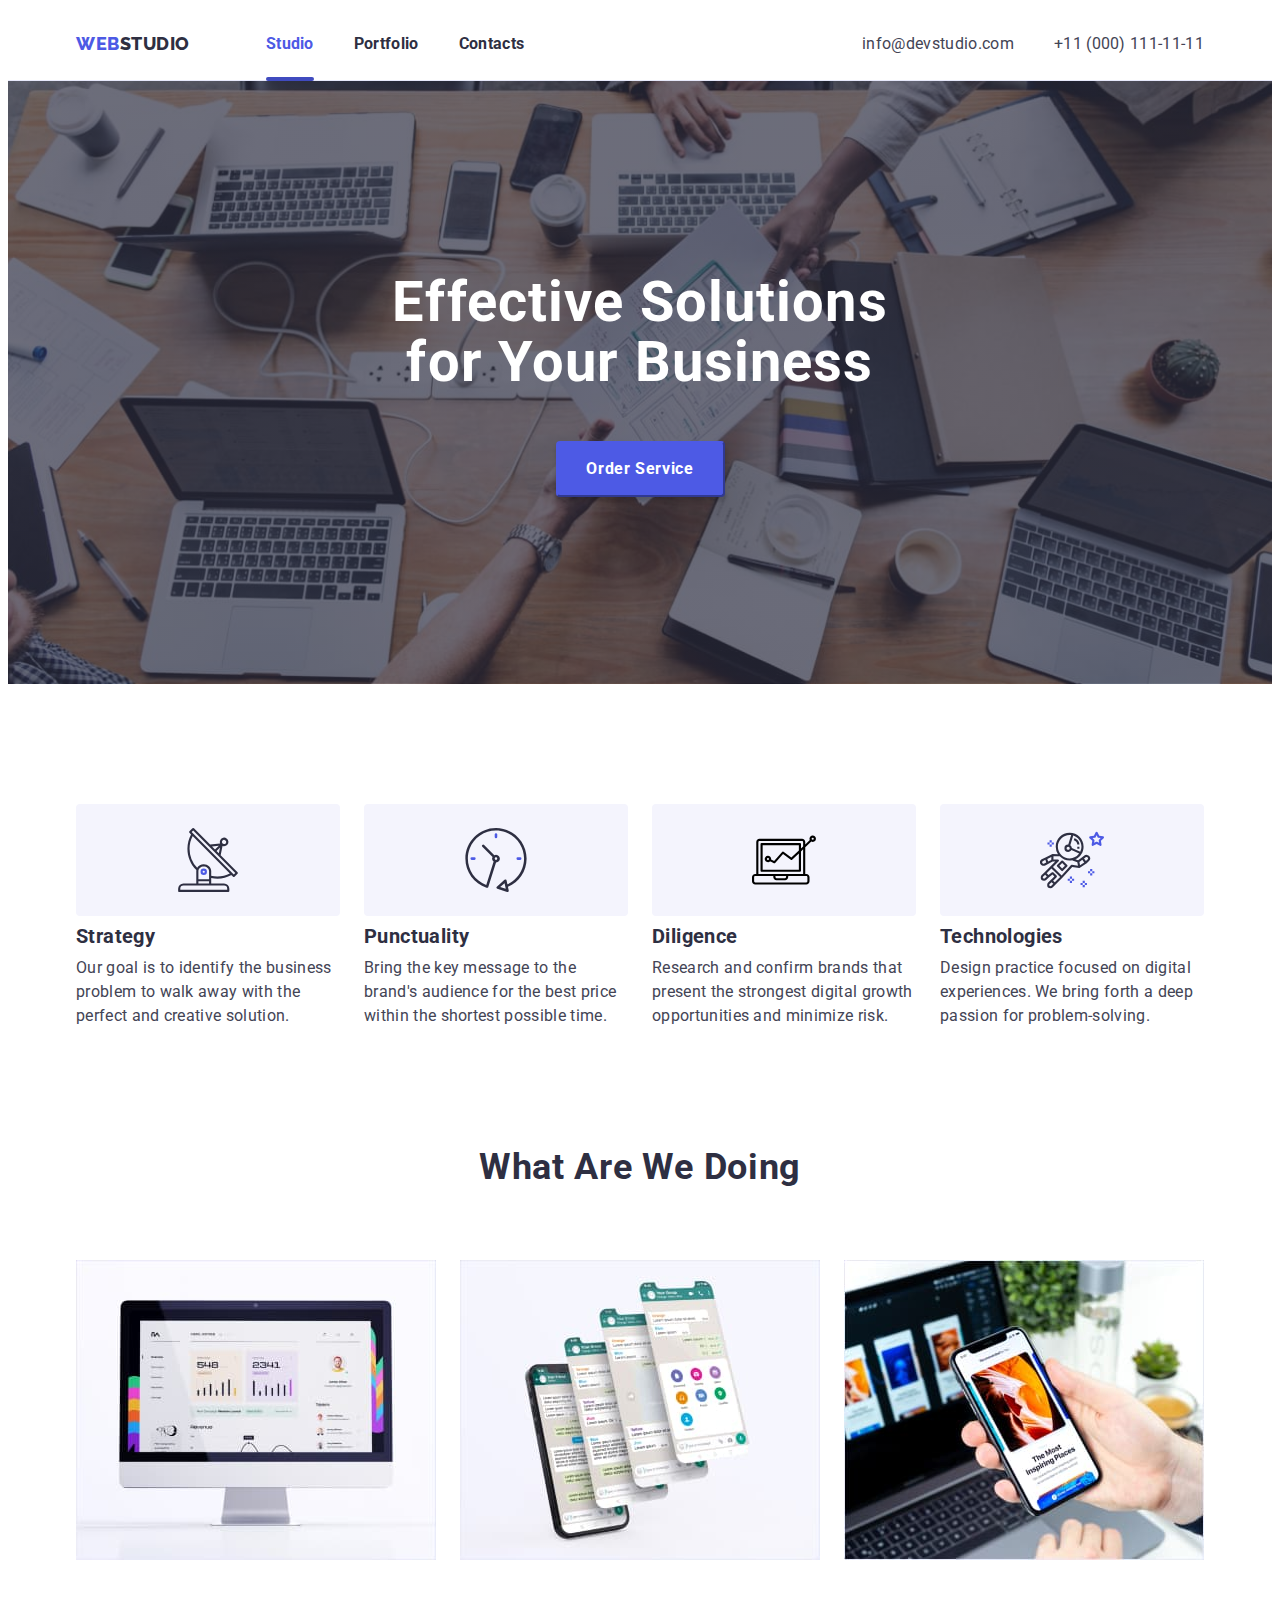
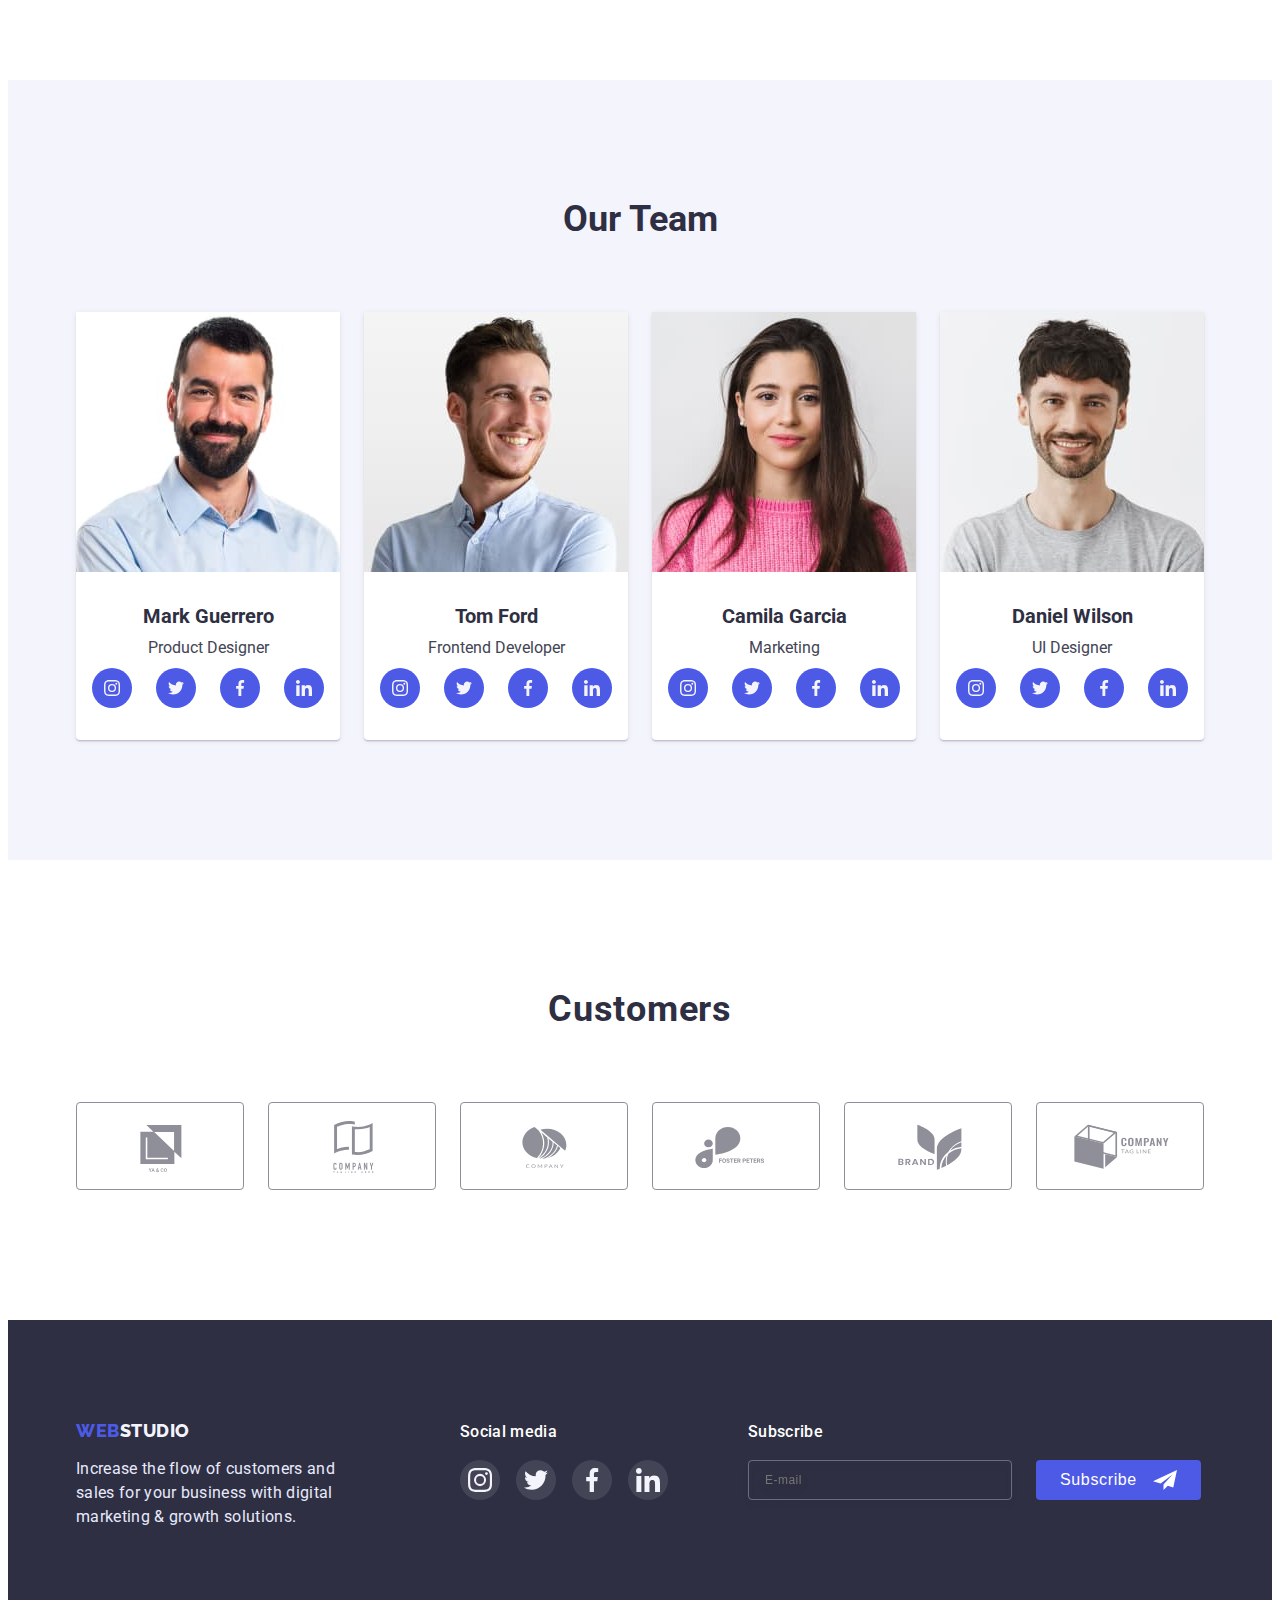
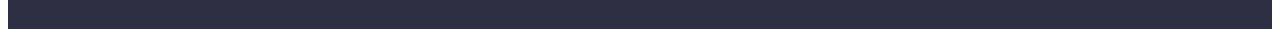
<file: index.html>
<!DOCTYPE html>
<html lang="en">
  <head>
    <meta charset="UTF-8" />
    <meta http-equiv="X-UA-Compatible" content="IE=edge" />
    <meta name="viewport" content="width=device-width, initial-scale=1.0" />
    <title>Document</title>
    <link
      rel="stylesheet"
      href="https://cdnjs.cloudflare.com/ajax/libs/modern-normalize/1.1.0/modern-normalize.min.css"
      integrity="sha512-wpPYUAdjBVSE4KJnH1VR1HeZfpl1ub8YT/NKx4PuQ5NmX2tKuGu6U/JRp5y+Y8XG2tV+wKQpNHVUX03MfMFn9Q=="
      crossorigin="anonymous"
      referrerpolicy="no-referrer"
    />
    <link rel="stylesheet" href="./css/style.css" />
    <link rel="preconnect" href="https://fonts.googleapis.com" />
    <link rel="preconnect" href="https://fonts.gstatic.com" crossorigin />
    <link
      href="https://fonts.googleapis.com/css2?family=Montserrat:wght@400;700&family=Raleway:wght@800&family=Roboto:wght@400;500;700;900&display=swap"
      rel="stylesheet"
    />
  </head>

  <!-- ----------------Body-------------- -->

  <body>
    <header class="header">
      <div class="container header-container">
        <nav class="header-navigation">
          <a href="/" class="logo logo-color link">
            <span class="logo-accent">Web</span>Studio</a
          >
          <ul class="site-nav list">
            <li class="item">
              <a href="./index.html" class="link current">Studio</a>
            </li>
            <li class="item">
              <a href="./portfolio.html" class="link">Portfolio</a>
            </li>
            <li class="item"><a href="" class="link">Contacts</a></li>
          </ul>
        </nav>

        <!--Contakts-->

        <ul class="list contacts">
          <li>
            <a class="link link-text" href="mailto:info@devstudio.com"
              >info@devstudio.com</a
            >
          </li>
          <li>
            <a class="link link-text" href="tel:+11(000)111-11-11"
              >+11 (000) 111-11-11</a
            >
          </li>
        </ul>
      </div>
    </header>

    <main>
      <!--Hero-->
      <div class="hero-wrap">
        <section class="hero">
          <div class="container">
            <h1 class="hero-title">
              Effective Solutions <br />
              for Your Business
            </h1>
            <button type="button" class="hero-btn" data-modal-open>
              Order Service
            </button>
          </div>
        </section>
      </div>

      <!--Section 1 Our features-->
      <section class="section features">
        <div class="container container-features">
          <h2 class="visualy-hidden">Our features</h2>
          <ul class="features-list">
            <li class="item">
              <div class="feateres-icon">
                <svg class="icon" width="64" height="64">
                  <use href="./images/icons.svg#icon-antenna"></use>
                </svg>
              </div>
              <h3 class="features-title">Strategy</h3>
              <p class="features-text">
                Our goal is to identify the business problem to walk away with
                the perfect and creative solution.
              </p>
            </li>
            <li class="item">
              <div class="feateres-icon">
                <svg class="icon" width="64" height="64">
                  <use href="./images/icons.svg#icon-clock"></use>
                </svg>
              </div>
              <h3 class="features-title">Punctuality</h3>
              <p class="features-text">
                Bring the key message to the brand's audience for the best price
                within the shortest possible time.
              </p>
            </li>
            <li class="item">
              <div class="feateres-icon">
                <svg class="icon" width="64" height="64">
                  <use href="./images/icons.svg#icon-Vector"></use>
                </svg>
              </div>
              <h3 class="features-title">Diligence</h3>
              <p class="features-text">
                Research and confirm brands that present the strongest digital
                growth opportunities and minimize risk.
              </p>
            </li>
            <li class="item">
              <div class="feateres-icon">
                <svg class="icon" width="64" height="64">
                  <use href="./images/icons.svg#icon-astronaut"></use>
                </svg>
              </div>
              <h3 class="features-title">Technologies</h3>
              <p class="features-text">
                Design practice focused on digital experiences. We bring forth a
                deep passion for problem-solving.
              </p>
            </li>
          </ul>
        </div>
      </section>

      <!--Section2 What are we doing-->
      <section class="section our-work">
        <div class="container">
          <h2 class="our-work-title">What are we doing</h2>
          <ul class="our-work-list">
            <li class="item">
              <img
                src="./images/img1monitor.jpg"
                alt="image of the open account page on the monitor"
                width="360"
              />
            </li>
            <li class="item">
              <img
                src="./images/img2smartphone.jpg"
                alt="image of four different tabs in an application on a smartphone"
                width="360"
              />
            </li>
            <li class="item">
              <img
                src="./images/img3.jpg"
                alt="images of the same content on a smartphone and a laptop"
                width="360"
              />
            </li>
          </ul>
        </div>
      </section>

      <!--Section 3 Our team-->
      <section class="section team">
        <div class="container">
          <h2 class="team-title">Our Team</h2>
          <ul class="team-list">
            <li class="item item-image">
              <img
                src="./images/photo1.jpg"
                alt="photo by Mark Guerrero, he is Product Designer"
                width="264"
                height="260"
              />
              <div class="team-contant">
                <h3 class="team-name">Mark Guerrero</h3>
                <p class="team-text">Product Designer</p>
                <ul class="team-soc-list list">
                  <li class="team-soc-item">
                    <a href="" class="team-soc-link link"
                      ><svg class="team-soc-icon" width="16" height="16">
                        <use
                          href="./images/icons.svg#icon-instagram"
                        ></use></svg
                    ></a>
                  </li>
                  <li class="team-soc-item">
                    <a href="" class="team-soc-link link"
                      ><svg class="team-soc-icon" width="16" height="16">
                        <use href="./images/icons.svg#icon-twitter"></use></svg
                    ></a>
                  </li>
                  <li class="team-soc-item">
                    <a href="" class="team-soc-link link"
                      ><svg class="team-soc-icon" width="16" height="16">
                        <use href="./images/icons.svg#icon-facebook"></use></svg
                    ></a>
                  </li>
                  <li class="team-soc-item">
                    <a href="" class="team-soc-link link"
                      ><svg class="team-soc-icon" width="16" height="16">
                        <use href="./images/icons.svg#icon-linkedin"></use></svg
                    ></a>
                  </li>
                </ul>
              </div>
            </li>
            <li class="item item-image">
              <img
                src="./images/photo2.jpg"
                alt="photo by Tom Ford, he is Frontend Developer"
                width="264"
                height="260"
              />
              <div class="team-contant">
                <h3 class="team-name">Tom Ford</h3>
                <p class="team-text">Frontend Developer</p>
                <ul class="team-soc-list list">
                  <li class="team-soc-item">
                    <a href="" class="team-soc-link link"
                      ><svg class="team-soc-icon" width="16" height="16">
                        <use
                          href="./images/icons.svg#icon-instagram"
                        ></use></svg
                    ></a>
                  </li>
                  <li class="team-soc-item">
                    <a href="" class="team-soc-link link"
                      ><svg class="team-soc-icon" width="16" height="16">
                        <use href="./images/icons.svg#icon-twitter"></use></svg
                    ></a>
                  </li>
                  <li class="team-soc-item">
                    <a href="" class="team-soc-link link"
                      ><svg class="team-soc-icon" width="16" height="16">
                        <use href="./images/icons.svg#icon-facebook"></use></svg
                    ></a>
                  </li>
                  <li class="team-soc-item">
                    <a href="" class="team-soc-link link"
                      ><svg class="team-soc-icon" width="16" height="16">
                        <use href="./images/icons.svg#icon-linkedin"></use></svg
                    ></a>
                  </li>
                </ul>
              </div>
            </li>
            <li class="item item-image">
              <img
                src="./images/photo3.jpg"
                alt="photo by Camila Garcia, she is Marketing"
                width="264"
                height="260"
              />
              <div class="team-contant">
                <h3 class="team-name">Camila Garcia</h3>
                <p class="team-text">Marketing</p>
                <ul class="team-soc-list list">
                  <li class="team-soc-item">
                    <a href="" class="team-soc-link link"
                      ><svg class="team-soc-icon" width="16" height="16">
                        <use
                          href="./images/icons.svg#icon-instagram"
                        ></use></svg
                    ></a>
                  </li>
                  <li class="team-soc-item">
                    <a href="" class="team-soc-link link"
                      ><svg class="team-soc-icon" width="16" height="16">
                        <use href="./images/icons.svg#icon-twitter"></use></svg
                    ></a>
                  </li>
                  <li class="team-soc-item">
                    <a href="" class="team-soc-link link"
                      ><svg class="team-soc-icon" width="16" height="16">
                        <use href="./images/icons.svg#icon-facebook"></use></svg
                    ></a>
                  </li>
                  <li class="team-soc-item">
                    <a href="" class="team-soc-link link"
                      ><svg class="team-soc-icon" width="16" height="16">
                        <use href="./images/icons.svg#icon-linkedin"></use></svg
                    ></a>
                  </li>
                </ul>
              </div>
            </li>
            <li class="item item-image">
              <img
                src="./images/photo4.jpg"
                alt="photo by Daniel Wilson, he is UI Designer"
                width="264"
                height="260"
              />
              <div class="team-contant">
                <h3 class="team-name">Daniel Wilson</h3>
                <p class="team-text">UI Designer</p>
                <ul class="team-soc-list list">
                  <li class="team-soc-item">
                    <a href="" class="team-soc-link link"
                      ><svg class="team-soc-icon" width="16" height="16">
                        <use
                          href="./images/icons.svg#icon-instagram"
                        ></use></svg
                    ></a>
                  </li>
                  <li class="team-soc-item">
                    <a href="" class="team-soc-link link"
                      ><svg class="team-soc-icon" width="16" height="16">
                        <use href="./images/icons.svg#icon-twitter"></use></svg
                    ></a>
                  </li>
                  <li class="team-soc-item">
                    <a href="" class="team-soc-link link"
                      ><svg class="team-soc-icon" width="16" height="16">
                        <use href="./images/icons.svg#icon-facebook"></use></svg
                    ></a>
                  </li>
                  <li class="team-soc-item">
                    <a href="" class="team-soc-link link"
                      ><svg class="team-soc-icon" width="16" height="16">
                        <use href="./images/icons.svg#icon-linkedin"></use></svg
                    ></a>
                  </li>
                </ul>
              </div>
            </li>
          </ul>
        </div>
      </section>

      <!---------Customers-------------->

      <section class="section-customers">
        <h2 class="customers-title">Customers</h2>
        <div class="container">
          <ul class="customers-list list">
            <li class="customers-item">
              <a href="" class="customers-link link">
                <svg class="icons" width="104" height="56">
                  <use href="./images/icons.svg#icon-Logo-6"></use>
                </svg>
              </a>
            </li>
            <li class="customers-item">
              <a href="" class="customers-link link">
                <svg class="icons" width="104" height="56">
                  <use href="./images/icons.svg#icon-Logo-1"></use>
                </svg>
              </a>
            </li>
            <li class="customers-item">
              <a href="" class="customers-link link">
                <svg class="icons" width="104" height="56">
                  <use href="./images/icons.svg#icon-Logo-2"></use>
                </svg>
              </a>
            </li>
            <li class="customers-item">
              <a href="" class="customers-link link">
                <svg class="icons" width="104" height="56">
                  <use href="./images/icons.svg#icon-Logo-3"></use>
                </svg>
              </a>
            </li>
            <li class="customers-item">
              <a href="" class="customers-link link">
                <svg class="icons" width="104" height="56">
                  <use href="./images/icons.svg#icon-Logo-4"></use>
                </svg>
              </a>
            </li>
            <li class="customers-item">
              <a href="" class="customers-link link">
                <svg class="icons" width="104" height="56">
                  <use href="./images/icons.svg#icon-Logo-5"></use>
                </svg>
              </a>
            </li>
          </ul>
        </div>
      </section>
    </main>

    <!---------------Footer------------->

    <footer class="footer">
      <div class="container footer-cover">
        <div class="footer-text-wrap">
          <a href="/" class="footer-logo link">
            <span class="logo-accent">Web</span> Studio
          </a>
          <p class="footer-text">
            Increase the flow of customers and sales for your business with
            digital marketing & growth solutions.
          </p>
        </div>
        
        <div class="footer-soc">
          <p class="footer-media">Social media</p>
          <ul class="footer-list list">
            <li class="footer-item">
              <a href="" class="footer-link link">
                <svg class="footer-icons">
                  <use
                    href="./images/icons.svg#icon-instagram"
                    width="24"
                    height="24"
                  ></use>
                </svg>
              </a>
            </li>
            <li class="footer-item">
              <a href="" class="footer-link link">
                <svg class="footer-icons">
                  <use
                    href="./images/icons.svg#icon-twitter"
                    width="24"
                    height="24"
                  ></use>
                </svg>
              </a>
            </li>
            <li class="footer-item">
              <a href="" class="footer-link link">
                <svg class="footer-icons">
                  <use
                    href="./images/icons.svg#icon-facebook"
                    width="24"
                    height="24"
                  ></use>
                </svg>
              </a>
            </li>
            <li class="footer-item">
              <a href="" class="footer-link link">
                <svg class="footer-icons">
                  <use
                    href="./images/icons.svg#icon-linkedin"
                    width="24"
                    height="24"
                  ></use>
                </svg>
              </a>
            </li>
          </ul>
        </div>

        <!-----------------Subscribe------------>
        <div class="footer-subscribe">
          <form class="subscribe-form">
            <p class="subscribe-text">Subscribe</p>
            <div class="subscribe-wrap">
              <label for="email-subscribe" class="visualy-hidden"></label>
              <input type="email" 
              name="email-subscribe" 
              class="subscribe-email" 
              id="email-subscribe" 
              placeholder="E-mail" 
              required>            
              <div class="subscribe-btn-wrap">
                <button type="submit" class="subscribe-btn">Subscribe</button>
                <svg class="subscribe-icon" width="24" height="24">
                  <use href="./images/icons.svg#icon-Frame-3"></use>
                </svg>
            </div>
            </div>            
          </form>
        </div>
      </div>

    </footer>



    <!-- ------------Modal window-------------- -->

    <div class="backdrop is-hidden" data-modal>
      <div class="modal">
        <button type="button" class="modal-close" data-modal-close>
          <svg class="modal-close-icon" width="8" height="8">
            <use href="./images/icons.svg#icon-close"></use>
          </svg>
        </button>
        <p class="modal-title">Leave your contacts and we will call you back</p>
        
        <form class="modal-form">
          <div class="modal-field">
            <label for="input-name" class="modal-label">Name</label>
            <div class="input-wrap">
              <input 
              type="text" 
              name="name" 
              id="input-name" 
              class="modal-input" 
              required />
              <svg class="input-icon" width="18" height="18">
                <use href="./images/icons.svg#icon-person-black-18dp-1"></use>
              </svg>
            </div>
          </div>

         <div class="modal-field">
            <label for="input-tel" class="modal-label">Phone</label>
            <div class="input-wrap">
              <input 
              type="tel" 
              name="tel" 
              id="input-tel"
              class="modal-input" 
              required/>
              <svg class="input-icon" width="18" height="24">
                <use href="./images/icons.svg#icon-phone-black-18dp-1"></use>
              </svg>
            </div>
         </div>

         <div class="modal-field">
            <label for="input-email" class="modal-label">Email</label>
            <div class="input-wrap">
              <input type="email" 
              name="email" 
              id="input-email"
              class="modal-input" 
              required />
              <svg class="input-icon" width="18" height="24">
                <use href="./images/icons.svg#icon-email-black-18dp-1"></use>
              </svg>
            </div>
         </div>

         <div class="comment-field">
           <label for="modal-comment" class="modal-label">Comment</label>
           <textarea name="modal-comment" id="modal-comment" class="modal-input modal-comment" placeholder="Text input"></textarea>
         </div>

          <div class="accept-wrap">
            <input type="checkbox" 
            name="accept" 
            value="I accept" 
            id="accept" 
            class="accept-checkbox visualy-hidden">
            <label for="accept" class="accept-text">
              <span>
                <svg class="accept-icon" width="10" height="8">
                  <use href="./images/icons.svg#icon-Vector-1"></use>
                </svg>
              </span> I accept the terms and conditions of the 
              <a href="" class="accept-link"> Privacy Policy</a>
            </label>
         </div>        
        <button type="submit" class="modal-btn">Send</button>
        </form>
      </div>
    </div>
    <script src="./js/modal.js"></script>
  </body>
</html>
</file>
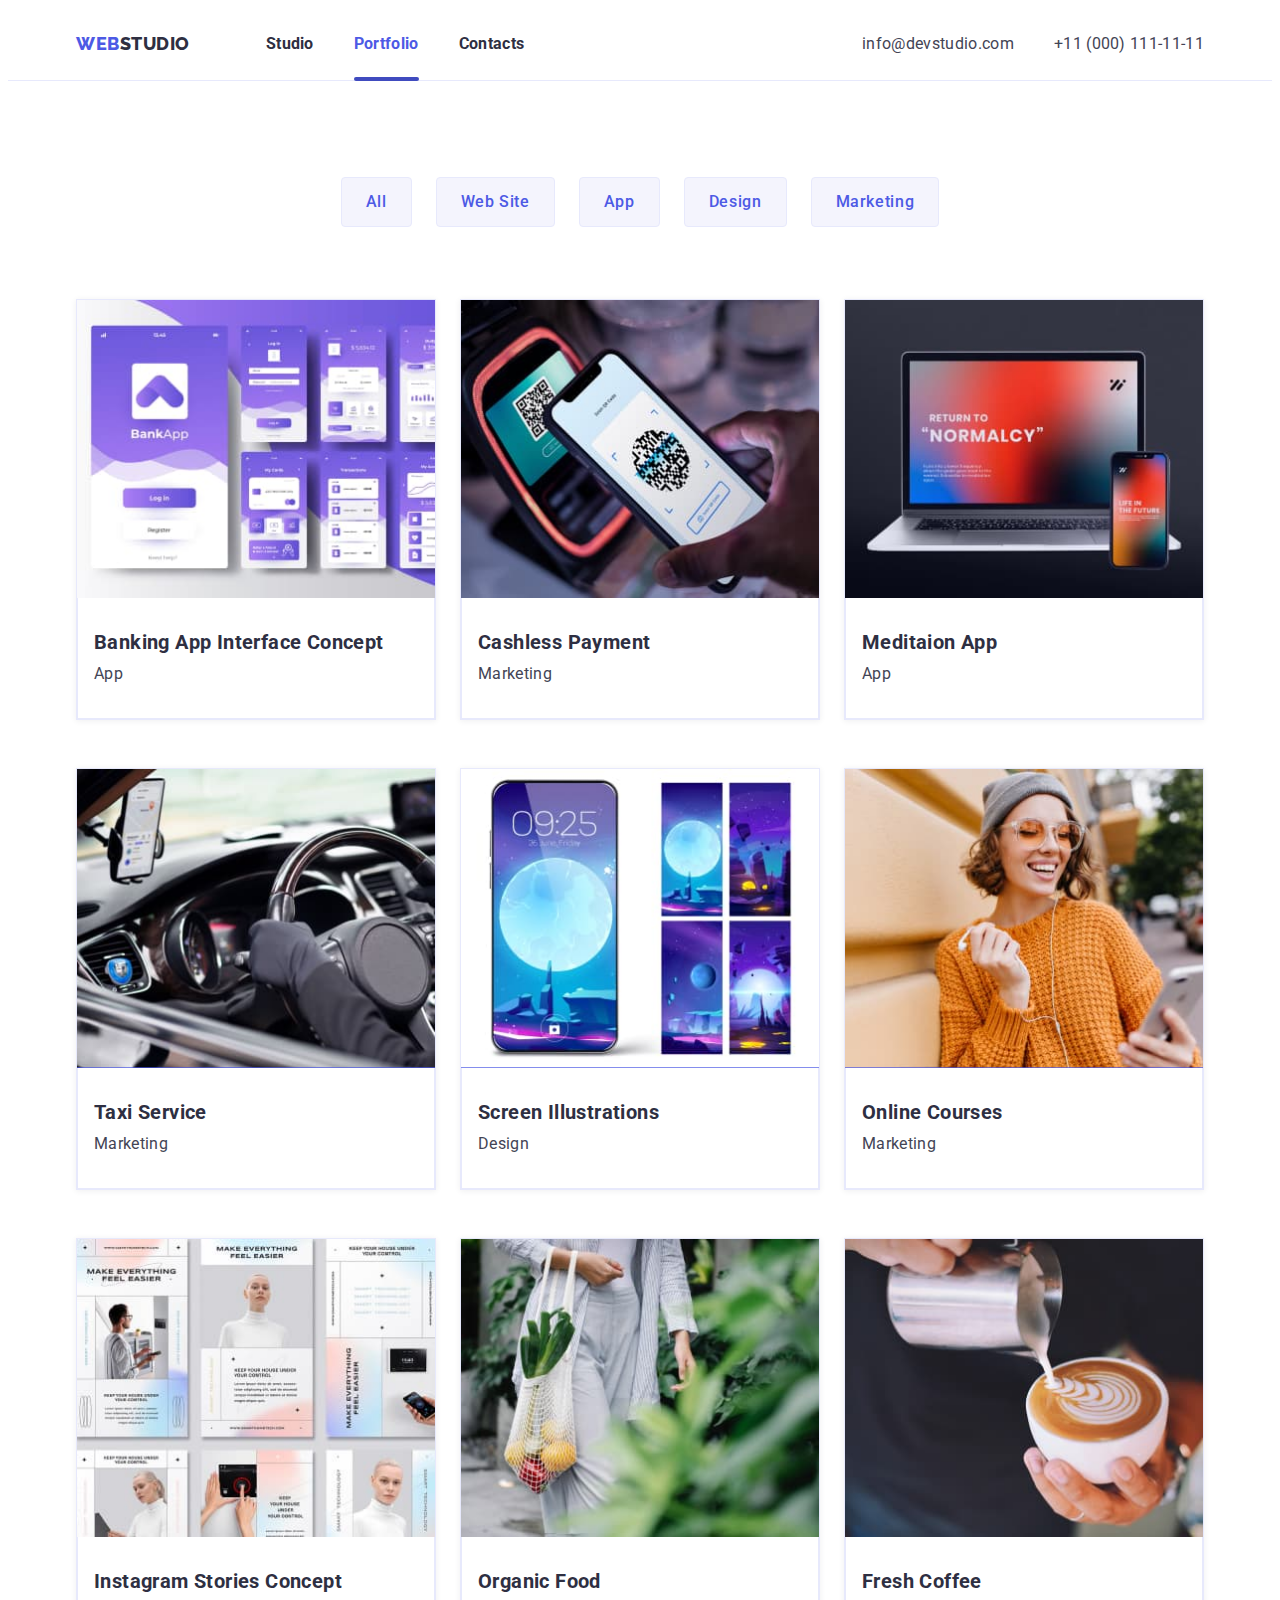
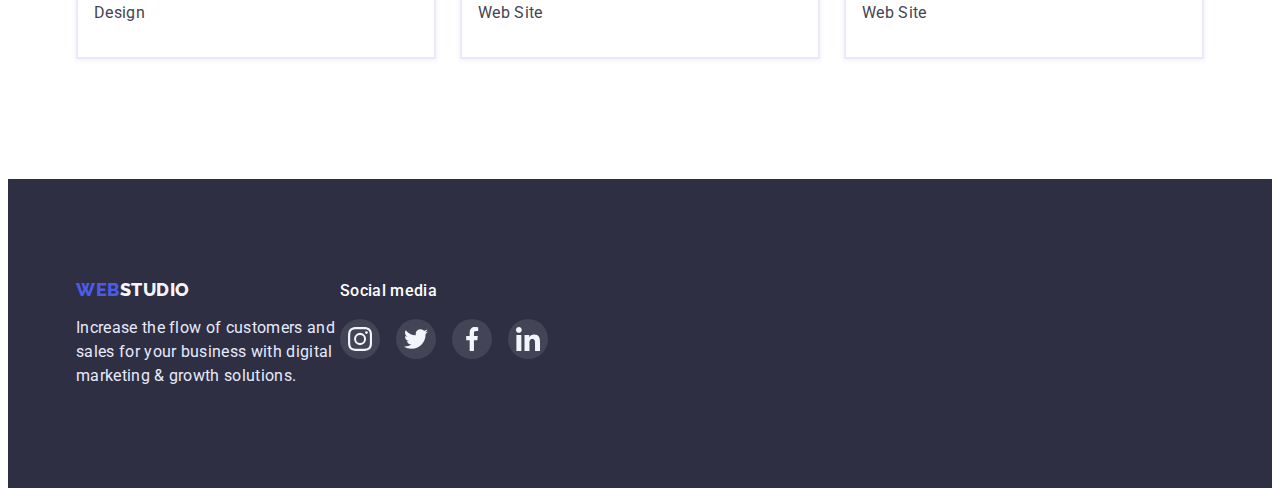
<file: portfolio.html>
<!DOCTYPE html>
<html lang="en">
  <head>
    <meta charset="UTF-8" />
    <meta http-equiv="X-UA-Compatible" content="IE=edge" />
    <meta name="viewport" content="width=device-width, initial-scale=1.0" />
    <title>Document</title>
    <link
      rel="stylesheet"
      href="https://cdnjs.cloudflare.com/ajax/libs/modern-normalize/1.1.0/modern-normalize.min.css"
      integrity="sha512-wpPYUAdjBVSE4KJnH1VR1HeZfpl1ub8YT/NKx4PuQ5NmX2tKuGu6U/JRp5y+Y8XG2tV+wKQpNHVUX03MfMFn9Q=="
      crossorigin="anonymous"
      referrerpolicy="no-referrer"
    />
    <link rel="stylesheet" href="./css/style.css" />
    <link rel="preconnect" href="https://fonts.googleapis.com" />
    <link rel="preconnect" href="https://fonts.gstatic.com" crossorigin />
    <link
      href="https://fonts.googleapis.com/css2?family=Montserrat:wght@400;700&family=Raleway:wght@800&family=Roboto:wght@400;500;700;900&display=swap"
      rel="stylesheet"
    />
  </head>
  <body>
    <header class="header">
      <div class="container header-container">
        <nav class="header-navigation">
          <a href="/" class="logo logo-color link">
            <span class="logo-accent">Web</span>Studio</a
          >
          <ul class="site-nav list">
            <li class="item">
              <a href="./index.html" class="link">Studio</a>
            </li>
            <li class="item">
              <a href="./portfolio.html" class="link current">Portfolio</a>
            </li>
            <li class="item"><a href="" class="link">Contacts</a></li>
          </ul>
        </nav>

        <!--Contakts-->
        <ul class="list contacts">
          <li>
            <a class="link link-text" href="mailto:info@devstudio.com"
              >info@devstudio.com</a
            >
          </li>
          <li>
            <a class="link link-text" href="tel:+11(000)111-11-11"
              >+11 (000) 111-11-11</a
            >
          </li>
        </ul>
      </div>
    </header>

    <main>
      <!-- ---------Portfolio--------- -->

      <section class="section-portfolio">
        <div class="container">
          <h1 class="visualy-hidden">Our portfolio</h1>
          <ul class="services">
            <li class="services-filter">
              <button type="button" class="services-button">All</button>
            </li>
            <li class="services-filter">
              <button type="button" class="services-button">Web Site</button>
            </li>
            <li class="services-filter">
              <button type="button" class="services-button">App</button>
            </li>
            <li class="services-filter">
              <button type="button" class="services-button">Design</button>
            </li>
            <li class="services-filter">
              <button type="button" class="services-button">Marketing</button>
            </li>
          </ul>

          <!-- ----------Services-list----------- -->
          <ul class="services-list">
            <li class="item types-services">
              <a href="" class="services-wrap link">
                <div class="services-item-wrap">
                  <img
                    src="./images/Portfolio1.jpg"
                    alt="application tabs from the phone"
                    width="360"
                  />
                 <div class="services-overlay">
                    <p class="services-overlay-text">
                      14 Stylish and User-Friendly App Design Concepts · Task Manager
                      App · Calorie Tracker App · Exotic Fruit Ecommerce App · Cloud
                      Storage App
                    </p>
                 </div>
                </div>
                <div class="services-captions">
                  <h3 class="section-title">Banking App Interface Concept</h3>
                  <p class="section-text">App</p>
                </div>
              </a>
            </li>
            <li class="item types-services">
              <a href="" class="services-wrap link">
                <div class="services-item-wrap">
                  <img
                    src="./images/Portfolio2.jpg"
                    alt="blue background"
                    width="360"
                  />
                  <div class="services-overlay">
                    <p class="services-overlay-text">
                      14 Stylish and User-Friendly App Design Concepts · Task Manager
                      App · Calorie Tracker App · Exotic Fruit Ecommerce App · Cloud
                      Storage App
                    </p>
                  </div>
                </div>
                <div class="services-captions">
                  <h3 class="section-title">Cashless Payment</h3>
                  <p class="section-text">Marketing</p>
                </div>
              </a>
            </li>
            <li class="item types-services">
              <a href="" class="services-wrap link">
                <div class="services-item-wrap">
                  <img
                    src="./images/Portfolio3.jpg"
                    alt="an image of a laptop and a smartphone"
                    width="360"
                  />
                  <div class="services-overlay">
                    <p class="services-overlay-text">
                      14 Stylish and User-Friendly App Design Concepts · Task Manager
                      App · Calorie Tracker App · Exotic Fruit Ecommerce App · Cloud
                      Storage App
                    </p>
                  </div>
                </div>
                <div class="services-captions">
                  <h3 class="section-title">Meditaion App</h3>
                  <p class="section-text">App</p>
                </div>
              </a>
            </li>
            <li class="item types-services">
              <a href="" class="services-wrap link">
                <div class="services-item-wrap">
                  <img
                    src="./images/Portfolio4.jpg"
                    alt="smartphone taxi service application"
                    width="360"
                  />
                  <div class="services-overlay">
                    <p class="services-overlay-text">
                      14 Stylish and User-Friendly App Design Concepts · Task Manager
                      App · Calorie Tracker App · Exotic Fruit Ecommerce App · Cloud
                      Storage App
                    </p>
                  </div>
                </div>
                <div class="services-captions">
                  <h3 class="section-title">Taxi Service</h3>
                  <p class="section-text">Marketing</p>
                </div>
              </a>
            </li>
            <li class="item types-services">
              <a href="" class="services-wrap link">
                <div class="services-item-wrap">
                  <img
                    src="./images/Portfolio5.jpg"
                    alt="screen Illustrations with Moon and Space"
                    width="360"
                  />
                  <div class="services-overlay">
                    <p class="services-overlay-text">
                      14 Stylish and User-Friendly App Design Concepts · Task Manager
                      App · Calorie Tracker App · Exotic Fruit Ecommerce App · Cloud
                      Storage App
                    </p>
                  </div>
                </div>
                <div class="services-captions">
                  <h3 class="section-title">Screen Illustrations</h3>
                  <p class="section-text">Design</p>
                </div>
              </a>
            </li>
            <li class="item types-services">
             <a href="" class="services-wrap link">
               <div class="services-item-wrap">
                  <img
                    src="./images/Portfolio6.jpg"
                    alt="a woman in headphones with a smartphone listens to music or courses"
                    width="360"
                  />
                  <div class="services-overlay">
                    <p class="services-overlay-text">
                      14 Stylish and User-Friendly App Design Concepts · Task Manager
                      App · Calorie Tracker App · Exotic Fruit Ecommerce App · Cloud
                      Storage App
                    </p>
                  </div>
               </div>
                <div class="services-captions">
                  <h3 class="section-title">Online Courses</h3>
                  <p class="section-text">Marketing</p>
                </div>
             </a>
            </li>
            <li class="item types-services">
              <a href="" class="services-wrap link">
                <div class="services-item-wrap">
                  <img
                    src="./images/Portfolio7.jpg"
                    alt="application with instagram stories concept"
                    width="360"
                  />
                  <div class="services-overlay">
                    <p class="services-overlay-text">
                      14 Stylish and User-Friendly App Design Concepts · Task Manager
                      App · Calorie Tracker App · Exotic Fruit Ecommerce App · Cloud
                      Storage App
                    </p>
                  </div>
                </div>
                <div class="services-captions">
                  <h3 class="section-title">Instagram Stories Concept</h3>
                  <p class="section-text">Design</p>
                </div>
              </a>
            </li>
            <li class="item types-services">
              <a href="" class="services-wrap link">
                <div class="services-item-wrap">
                  <img
                    src="./images/Portfolio8.jpg"
                    alt="mesh bag with organic food"
                    width="360"
                  />
                  <div class="services-overlay">
                    <p class="services-overlay-text">
                      14 Stylish and User-Friendly App Design Concepts · Task Manager
                      App · Calorie Tracker App · Exotic Fruit Ecommerce App · Cloud
                      Storage App
                    </p>
                  </div>
                </div>
                <div class="services-captions">
                  <h3 class="section-title">Organic Food</h3>
                  <p class="section-text">Web Site</p>
                </div>
              </a>
            </li>
            <li class="item types-services">
              <a href="" class="services-wrap link">
                <div class="services-item-wrap">
                  <img
                    src="./images/Portfolio9.jpg"
                    alt="a cup coffee with milk"
                    width="360"
                  />
                  <div class="services-overlay">
                    <p class="services-overlay-text">
                      14 Stylish and User-Friendly App Design Concepts · Task Manager
                      App · Calorie Tracker App · Exotic Fruit Ecommerce App · Cloud
                      Storage App
                    </p>
                  </div>
                </div>
                <div class="services-captions">
                  <h3 class="section-title">Fresh Coffee</h3>
                  <p class="section-text">Web Site</p>
                </div>
              </a>
            </li>
          </ul>
        </div>
      </section>
    </main>
    <!--Footer-->
    <footer class="footer">
      <div class="container footer-cover">
        <div>
          <a href="/" class="footer-logo link">
            <span class="logo-accent">Web</span> Studio
          </a>
          <p class="footer-text">
            Increase the flow of customers and sales for your business with
            digital marketing & growth solutions.
          </p>
        </div>
        <div class="footer-soc">
          <p class="footer-media">Social media</p>
          <ul class="footer-list list">
            <li class="footer-item">
              <a href="" class="footer-link link">
                <svg class="footer-icons">
                  <use
                    href="./images/icons.svg#icon-instagram"
                    width="24"
                    height="24"
                  ></use>
                </svg>
              </a>
            </li>
            <li class="footer-item">
              <a href="" class="footer-link link">
                <svg class="footer-icons">
                  <use
                    href="./images/icons.svg#icon-twitter"
                    width="24"
                    height="24"
                  ></use>
                </svg>
              </a>
            </li>
            <li class="footer-item">
              <a href="" class="footer-link link">
                <svg class="footer-icons">
                  <use
                    href="./images/icons.svg#icon-facebook"
                    width="24"
                    height="24"
                  ></use>
                </svg>
              </a>
            </li>
            <li class="footer-item">
              <a href="" class="footer-link link">
                <svg class="footer-icons">
                  <use
                    href="./images/icons.svg#icon-linkedin"
                    width="24"
                    height="24"
                  ></use>
                </svg>
              </a>
            </li>
          </ul>
        </div>
      </div>
    </footer>
  </body>
</html>
</file>
<file: css/style.css>
:root {
  --primary-text-color: #434455;
  --nav-text-color: #2e2f42;
  --title-text-color: #2e2f42;
  --accent-color: #4d5ae5;
  --hover-background-color: #404BBF;
  --second-accent-color: #ffffff;
  --logo-color: #2e2f42;
  --team-name-color: #2e2f42;
  --section-title-color: #2e2f42;
  --background-dark-color: #2e2f42;
  --background-light-color: #f4f4fd;
  --customers-icon-color: #8E8F99;
}

body {
  background-color: #ffffff;
  color: var(--primary-text-color);
  font-family: "Roboto", sans-serif;
}

* {
  box-sizing: border-box;
}

h1,
h2,
h3,
h4,
h5,
h6,
p {
  margin: 0;
}

ul,
ol {
  margin: 0;
  padding-left: 0;
}

img {
  display: block;
  max-width: 100%;
  height: auto;
}

.container {
  width: 1158px;
  padding-left: 15px;
  padding-right: 15px;
  margin: 0 auto;
}

ul {
  list-style: none;
}

.list {
  list-style: none;
}

.link {
  text-decoration: none;
}

/* ---------Header------------ */


.header {
  border-bottom-width: 1px;
  border-bottom-style: solid;
  border-bottom-color: #E7E9FC;
}

.header-container {
  display: flex;
}

.header-navigation {
  display: flex;
  align-items: center;
  margin-right: auto;
}

.logo {
  display: flex;
  align-items: center;
  padding-top: 24px;
  padding-bottom: 24px;
  margin-right: 76px;

  font-family: "Raleway";
  font-weight: 800;
  font-size: 18px;
  line-height: 1.33;
  letter-spacing: 0.03em;
  text-transform: uppercase;
  color: var(--logo-color);
}

.logo-accent {
  color: var(--accent-color);
}

/*----- Site nav------ */
.site-nav {
  display: flex;
}

.site-nav .item {
  margin-right: 40px;
}

.site-nav .item:last-child {
  margin-right: 0;
}

.site-nav .link {
  position: relative;
  display: block;
  padding-top: 24px;
  padding-bottom: 24px;

  font-weight: 700;
  font-size: 16px;
  line-height: 1.5;
  letter-spacing: 0.02em;
  color: var(--nav-text-color);

  transition: color 250ms cubic-bezier(0.4, 0, 0.2, 1);
}

.site-nav .link.current::after {
  content: '';
  position: absolute;
  width: 100%;
  height: 4px;
  left: 0;
  bottom: -1px;
  background: var(--hover-background-color);
  border-radius: 2px;
}

.site-nav .link.current {
  color: var(--accent-color);
}

.site-nav .link:hover,
.site-nav .link:focus {
  color: var(--accent-color);
}

/* ------ Contacts------- */
.contacts {
  display: flex;
  align-items: center;
  gap: 40px;
}

.link-text {
  display: block;
  padding-top: 24px;
  padding-bottom: 24px;

  font-size: 16px;
  line-height: 1.5;
  letter-spacing: 0.02em;
  color: var(--primary-text-color);

  transition: color 250ms cubic-bezier(0.4, 0, 0.2, 1);
}

.link-text:hover,
.link-text:focus {
  color: var(--accent-color);
}

/* ---------Hero-------- */

.hero-wrap {
  background-image: linear-gradient(rgba(46, 47, 66, 0.7), rgba(46, 47, 66, 0.7)), url(../images/hero-bg.jpg);
  background-repeat: no-repeat;
  background-position: center;
  background-size: cover;
  max-width: 1440px;
  margin: 0 auto;

}

.hero {
  /* background-color: var(--background-dark-color); */
  text-align: center;
  padding-top: 192px;
  padding-bottom: 187px;
}

.hero-title {
  margin-bottom: 48px;
  font-size: 56px;
  line-height: 1.07;
  text-align: center;
  letter-spacing: 0.02em;
  color: #ffffff;
}

.hero>.container {
  align-items: center;
}

.hero-btn {
  margin: 0;
  border-color: var(--accent-color);
  box-shadow: 0px 4px 4px rgba(0, 0, 0, 0.15);
  border-radius: 4px;
  min-width: 169px;
  height: 56px;

  font-family: inherit;
  font-style: normal;
  font-weight: 700;
  font-size: 16px;
  line-height: 1.2;
  letter-spacing: 0.04em;
  color: #ffffff;
  cursor: pointer;
  background-color: var(--accent-color);
  transition: background-color 250ms cubic-bezier(0.4, 0, 0.2, 1), box-shadow 250ms cubic-bezier(0.4, 0, 0.2, 1);
}

.hero-btn:hover,
.hero-btn:focus {
  background-color: var(--hover-background-color);
  box-shadow: 0px 1px 6px rgba(46, 47, 66, 0.08), 0px 1px 1px rgba(46, 47, 66, 0.16), 0px 2px 1px rgba(46, 47, 66, 0.08);
}

/* ----Section 1 Our features----*/

.section {
  padding-top: 120px;
  padding-bottom: 120px;
}

.section.features {
  padding-bottom: 0;
}

.visualy-hidden {
  position: absolute;
  width: 1px;
  height: 1px;
  /* margin: -1px; */
  border: 0;
  padding: 0;
  white-space: nowrap;
  clip-path: inset(100%);
  clip: rect(0 0 0 0);
  overflow: hidden;
}

.feateres-icon {
  display: flex;
  justify-content: center;
  align-items: center;
  height: 112px;
  width: 264px;
  border-radius: 4px;
  margin-bottom: 8px;
  background-color: var(--background-light-color);

}

.features-list {
  display: flex;
}

.features-icon-link {
  display: block;
  background-color: #F4F4FD;
}

.features-title {
  margin-bottom: 8px;

  font-size: 20px;
  line-height: 1.2;
  letter-spacing: 0.02em;
  color: #2e2f42;
}

.features-list .item {
  width: calc((100%-72px)/4);
  margin-right: 24px;
}

.features-list .item:last-child {
  margin-right: 0;
}

.features-text {
  font-size: 16px;
  line-height: 1.5;
  letter-spacing: 0.02em;
  color: var(--primary-text-color);
  text-align: left;
}

/*----- Section2 What are we doing---- */

.our-work-title {
  margin-bottom: 72px;

  font-size: 36px;
  line-height: 1.11;
  text-align: center;
  letter-spacing: 0.02em;
  text-transform: capitalize;
  color: var(--title-text-color);
}

.our-work-list {
  display: flex;
}

.our-work-list .item+.item {
  margin-left: 24px;
}

/* ------Section 3 Our team------ */
.team {
  background-color: var(--background-light-color);
}

.team-title {
  margin-bottom: 72px;
  font-size: 36px;
  line-height: 1.11;
  text-align: center;
  text-transform: capitalize;
  color: var(--title-text-color);
}

.team-list {
  display: flex;
  align-items: center;
  text-align: center;
}

.team-list .item {
  margin-right: 24px;
  background-color: var(--second-accent-color);
  box-shadow: 0px 1px 6px rgba(46, 47, 66, 0.08), 0px 1px 1px rgba(46, 47, 66, 0.16), 0px 2px 1px rgba(46, 47, 66, 0.08);
  border-radius: 0px 0px 4px 4px;
}

.team-list .item:last-child {
  margin-right: 0;
}

.team-contant {
  padding-top: 32px;
  padding-bottom: 32px;
}

.team-name {
  margin-bottom: 8px;

  font-size: 20px;
  line-height: 1.2;
  text-align: center;
  color: var(--team-name-color);
}

.team-text {
  font-size: 16px;
  line-height: 1.5;
  text-align: center;
  color: var(--primary-text-color);
  margin-bottom: 8px;
}

.team-soc-list {
  display: flex;
  justify-content: center;
  gap: 24px;
}

.team-soc-item {
  width: 40px;
  height: 40px;
}

.team-soc-link {
  display: flex;

  width: 100%;
  height: 100%;
  align-items: center;
  justify-content: center;
  background-color: var(--accent-color);
  border-radius: 50%;

  transition: background-color 250ms cubic-bezier(0.4, 0, 0.2, 1);
}

.team-soc-link:hover,
.team-soc-link:focus {
  background-color: var(--hover-background-color);
}

.team-soc-icon {
  fill: var(--background-light-color);
}

/* ---------Customers------- */
.section-customers {
  padding-top: 130px;
  padding-bottom: 130px;
}

.customers-title {
  font-size: 36px;
  line-height: 1.11;
  text-align: center;
  letter-spacing: 0.02em;
  text-transform: capitalize;
  color: var(--section-title-color);
  margin-bottom: 72px;
}

.customers-list {
  display: flex;
  gap: 24px;
}

.customers-item {
  width: calc((100% - 120px) / 6);
  height: 88px;
}

.customers-link {
  display: flex;
  align-items: center;
  justify-content: center;
  width: 100%;
  height: 100%;
  background-color: var(--second-accent-color);
  border: 1px solid #8E8F99;
  border-radius: 4px;
  transition: border-color 250ms cubic-bezier(0.4, 0, 0.2, 1);
}

.icons {
  fill: var(--customers-icon-color);
  transition: fill 250ms cubic-bezier(0.4, 0, 0.2, 1);
}

.customers-link:hover,
.customers-link:focus {
  border-color: var(--hover-background-color);
}

.customers-link:hover .icons,
.customers-link:focus .icons {
  fill: var(--hover-background-color);
}



/*--------- Footer------- */
.footer {
  padding-top: 100px;
  padding-bottom: 100px;
  background-color: var(--background-dark-color);
}

.footer-cover {
  display: flex;  
}
.footer-text-wrap {
  margin-right: 120px;
}
.footer-logo {
  margin-bottom: 16px;

  font-family: "Raleway";
  font-weight: 800;
  font-size: 18px;
  line-height: 1.17;
  display: flex;
  align-items: center;
  letter-spacing: 0.03em;
  text-transform: uppercase;
  color: var(--background-light-color);
}

.footer-text {
  font-size: 16px;
  line-height: 1.5;
  letter-spacing: 0.02em;
  color: #e7e9fc;
  width: 264px;
  justify-content: flex-start;
}

.footer-media,
.subscribe-text {
  font-weight: 500;
  font-size: 16px;
  line-height: 1.5;
  letter-spacing: 0.02em;
  color: var(--second-accent-color);
  margin-bottom: 16px;
}

.footer-list {
  display: flex;
  gap: 16px;
}

.footer-item {
  width: 40px;
  height: 40px;
}
.footer-soc {
  margin-right: 80px;
}
.footer-link {
  display: flex;
  align-items: center;
  justify-content: center;
  width: 100%;
  height: 100%;
  background-color: rgba(255, 255, 255, 0.1);
  border-radius: 50%;
  transition: background-color 250ms cubic-bezier(0.4, 0, 0.2, 1);
}

.footer-icons {
  width: 24px;
  height: 24px;
  fill: var(--background-light-color);
}


.footer-link:hover,
.footer-link:focus {
  background-color: #31D0AA;
}


.subscribe-wrap {
  display: flex;
  align-items: center;
  gap: 24px;
  margin-top: 16px;
}

.subscribe-email {
  display: block;
  width: 264px;
  height: 40px;
  padding-left: 16px;
  border: 1px solid rgba(255, 255, 255, 0.3);
  filter: drop-shadow(0px 4px 4px rgba(0, 0, 0, 0.15));
  border-radius: 4px;
  background-color: transparent;
  font-size: 12px;
  line-height: 2;
  letter-spacing: 0.04em;
  color: rgba(255, 255, 255, 0.6);
  outline: transparent;
}

.subscribe-btn-wrap {
  position: relative;
}

.subscribe-btn {
  width: 165px;
  height: 40px;
  padding-left: 24px;
  font-weight: 500;
  font-size: 16px;
  line-height: 1.5;
  display: flex;
  align-items: center;
  text-align: center;
  letter-spacing: 0.04em;
  color: #FFFFFF;
  background: #4D5AE5;
  border: #4D5AE5;
  border-radius: 4px;
}

.subscribe-icon {
  position: absolute;
  top: 8px;
  right: 24px;
  fill: var(--second-accent-color);
}



/* ---------------Modal window-------- */

.backdrop {
  position: fixed;
  top: 0;
  width: 100%;
  height: 100%;
  background-color: rgba(46, 47, 66, 0.4);
  box-shadow: 0px 1px 1px rgba(0, 0, 0, 0.14), 0px 1px 3px rgba(0, 0, 0, 0.12), 0px 2px 1px rgba(0, 0, 0, 0.2);
  border-radius: 4px;
  transition: opacity 500ms cubic-bezier(0.4, 0, 0.2, 1), visibility 500ms cubic-bezier(0.4, 0, 0.2, 1);
}

.backdrop.is-hidden .modal {
  transform: translate(-50%, -50%) scale(0);
}

.modal {
  position: absolute;
  top: 50%;
  left: 50%;
  padding: 24px;
  transform: translate(-50%, -50%) scale(1);
  transition: transform 1000ms cubic-bezier(0.4, 0, 0.2, 1);
  width: 408px;
  min-height: 576px;
  background-color: #FCFCFC;
  box-shadow: 0px 1px 1px rgba(0, 0, 0, 0.14), 0px 1px 3px rgba(0, 0, 0, 0.12), 0px 2px 1px rgba(0, 0, 0, 0.2);
  border-radius: 4px;
}

.modal-close {
  margin-left: auto;
  margin-bottom: 24px;
  display: flex;
  width: 24px;
  height: 24px;
  align-items: center;
  justify-content: center;
  background-color: #E7E9FC;
  cursor: pointer;
  outline: none;

  border-radius: 50%;
  border: 1px solid rgba(0, 0, 0, 0.1);
  transition: background-color 250ms cubic-bezier(0.4, 0, 0.2, 1);
}

.modal-close:hover,
.modal-close:focus {
  background-color: var(--hover-background-color);
}

.modal-close-icon {
  fill: #000000;
  transition: fill 250ms cubic-bezier(0.4, 0, 0.2, 1);
}

.modal-close:hover .modal-close-icon,
.modal-close:focus .modal-close-icon {
  fill: var(--second-accent-color);
}

.is-hidden {
  opacity: 0;
  visibility: hidden;
  pointer-events: none;
}

.modal-title {
  font-weight: 500;
  font-size: 16px;
  line-height: 1.5;
  text-align: center;
  letter-spacing: 0.02em;
  color: var(--background-dark-color);
  margin-bottom: 16px;
}

.modal-field {
  margin-bottom: 8px;
}

.modal-label {
  display: inline-block;
  font-size: 12px;
  line-height: 1.33;
  letter-spacing: 0.04em;
  color: var(--customers-icon-color);
  margin-bottom: 4px;
}
.input-wrap {
  position: relative;
}
.modal-input {
  width: 100%;
  height: 40px;
  padding-left: 38px;
  border: 1px solid rgba(33, 33, 33, 0.2);
  border-radius: 4px;
  background-color: transparent;
  font-size: 12px;
  line-height: 1.33;
  letter-spacing: 0.04em;
  color: rgba(117, 117, 117, 0.5);
  outline: none;
  transition: border 250ms cubic-bezier(0.4, 0, 0.2, 1);
}



.input-icon {
  position: absolute;
  left: 16px;
  top: 50%;
  transform: translateY(-50%);
  transition: fill 250ms cubic-bezier(0.4, 0, 0.2, 1);
}

.modal-input:hover,
.modal-input:focus {
  border: 1px solid #4D5AE5;
}

.modal-input:hover+.input-icon,
.modal-input:focus+.input-icon {
  fill: #4D5AE5;
}

.comment-field {
  margin-bottom: 16px;
}

.modal-comment {
  height: 120px;
  resize: none;
  padding-left: 16px;
  padding-top: 8px;  
}

.modal-comment::placeholder {
  font-size: 12px;
  line-height: 1.33;
  letter-spacing: 0.04em;
  color: rgba(117, 117, 117, 0.5);
}

.accept-wrap {
  display: flex;
  margin-bottom: 24px;
  gap: 8px;
  align-items: center;
}

.accept-text {
  font-size: 12px;
  line-height: 1.33;
  letter-spacing: 0.04em;
  color: #757575;
  display: flex;
  align-items: center;
}

.accept-text span {
  width: 16px;
  height: 16px;
  border: 1.25px solid #2E2F42;
  border-radius: 2px;
  display: flex;
  align-items: center;
  justify-content: center;
  margin-right: 8px;
  fill: transparent;
  transition: background-color 250ms cubic-bezier(0.4, 0, 0.2, 1), 
  border 250ms cubic-bezier(0.4, 0, 0.2, 1), 
  fill 250ms cubic-bezier(0.4, 0, 0.2, 1);
}

.accept-checkbox:checked +.accept-text span {
  background-color: var(--hover-background-color);
  border: none;
  fill: var(--background-light-color);
}

.accept-link {
  font-size: 12px;
  line-height: 1.33;
  letter-spacing: 0.04em;
  color: var(--accent-color);
  padding-left: 2px;
}

.modal-btn {
  display: block;
  margin: 0 auto;
  padding: 0;
  width: 169px;
  height: 56px;
  font-family: inherit;
  font-style: normal;
  font-weight: 500;
  font-size: 16px;
  line-height: 1.5;
  letter-spacing: 0.04em;
  background: var(--accent-color);
  box-shadow: 0px 4px 4px rgba(0, 0, 0, 0.15);
  border-radius: 4px;
  border: var(--accent-color);
  color: var(--second-accent-color);
  cursor: pointer;
}



/*============== Portfolio======= */

.section-portfolio {
  padding-top: 96px;
  padding-bottom: 120px;
}

.services-button {
  padding-top: 12px;
  padding-right: 24px;
  padding-bottom: 12px;
  padding-left: 24px;
  font-family: inherit;
  font-weight: 500;
  font-size: 16px;
  line-height: 1.5;
  display: flex;
  align-items: center;
  text-align: center;
  letter-spacing: 0.04em;
  color: var(--accent-color);
  cursor: pointer;
  background-color: var(--background-light-color);
  border: 1px solid #e7e9fc;
  border-radius: 4px;
  transition: color 250ms cubic-bezier(0.4, 0, 0.2, 1), background-color 250ms cubic-bezier(0.4, 0, 0.2, 1), border 250ms cubic-bezier(0.4, 0, 0.2, 1),
    box-shadow 250ms cubic-bezier(0.4, 0, 0.2, 1);
}

.services-button:hover,
.services-button:focus {
  color: var(--second-accent-color);
  background-color: var(--accent-color);
  border: 1px solid #404BBF;
  box-shadow: 0px 3px 1px rgba(0, 0, 0, 0.1), 0px 2px 1px rgba(0, 0, 0, 0.08), 0px 2px 2px rgba(0, 0, 0, 0.12);
}

.services {
  display: flex;
  justify-content: center;
  gap: 24px;
}



/* -----------Servises list-------- */


.services-list {
  display: flex;
  flex-wrap: wrap;
  column-gap: 24px;
  row-gap: 48px;
  margin-top: 72px;
}

.types-services {
  width: calc((100% - 48px) / 3);
  border: 1px solid #E7E9FC;
  box-shadow: 0px 1px 6px rgba(46, 47, 66, 0.08);
}

.types-services:hover,
.types-services:focus {
  border: 0.5px solid #F4F4FD;
  box-shadow: 0px 1px 6px rgba(46, 47, 66, 0.08), 0px 1px 1px rgba(46, 47, 66, 0.16), 0px 2px 1px rgba(46, 47, 66, 0.08);
}


/* .types-services:hover .services-captions,
.types-services:focus .services-captions {
  box-shadow: 0px 1px 6px rgba(46, 47, 66, 0.08), 0px 1px 1px rgba(46, 47, 66, 0.16), 0px 2px 1px rgba(46, 47, 66, 0.08);
  border: 0.5px solid #F4F4FD;
} */

.services-item-wrap {
  position: relative;
  overflow: hidden;
}

.services-overlay {
  position: absolute;
  top: 0;
  height: 100%;
  transform: translateY(100%);
  transition: transform 250ms cubic-bezier(0.4, 0, 0.2, 1);

  padding-left: 32px;
  padding-right: 32px;
  padding-top: 40px;
  padding-bottom: 164px;
  background-color: var(--accent-color);
}

.services-overlay-text {
  font-size: 16px;
  line-height: 1.5;
  letter-spacing: 0.02em;
  color: var(--background-light-color);
}

.services-wrap:hover .services-overlay,
.services-wrap:focus .services-overlay {
  transform: translateY(0);
  transition: transform 250ms cubic-bezier(0.4, 0, 0.2, 1);
}

.services-captions {
  padding-top: 32px;
  padding-bottom: 32px;
  border-right: 1px solid #E7E9FC;
  border-bottom: 1px solid #E7E9FC;
  border-left: 1px solid #E7E9FC;

}

.section-title {
  margin-bottom: 8px;
  padding-left: 16px;
  text-align: left;

  font-size: 20px;
  line-height: 1.2;
  letter-spacing: 0.02em;
  color: var(--section-title-color);
}

.section-text {
  padding-left: 16px;

  text-align: left;
  font-size: 16px;
  line-height: 1.5;
  letter-spacing: 0.02em;
  color: var(--primary-text-color);
}
</file>
